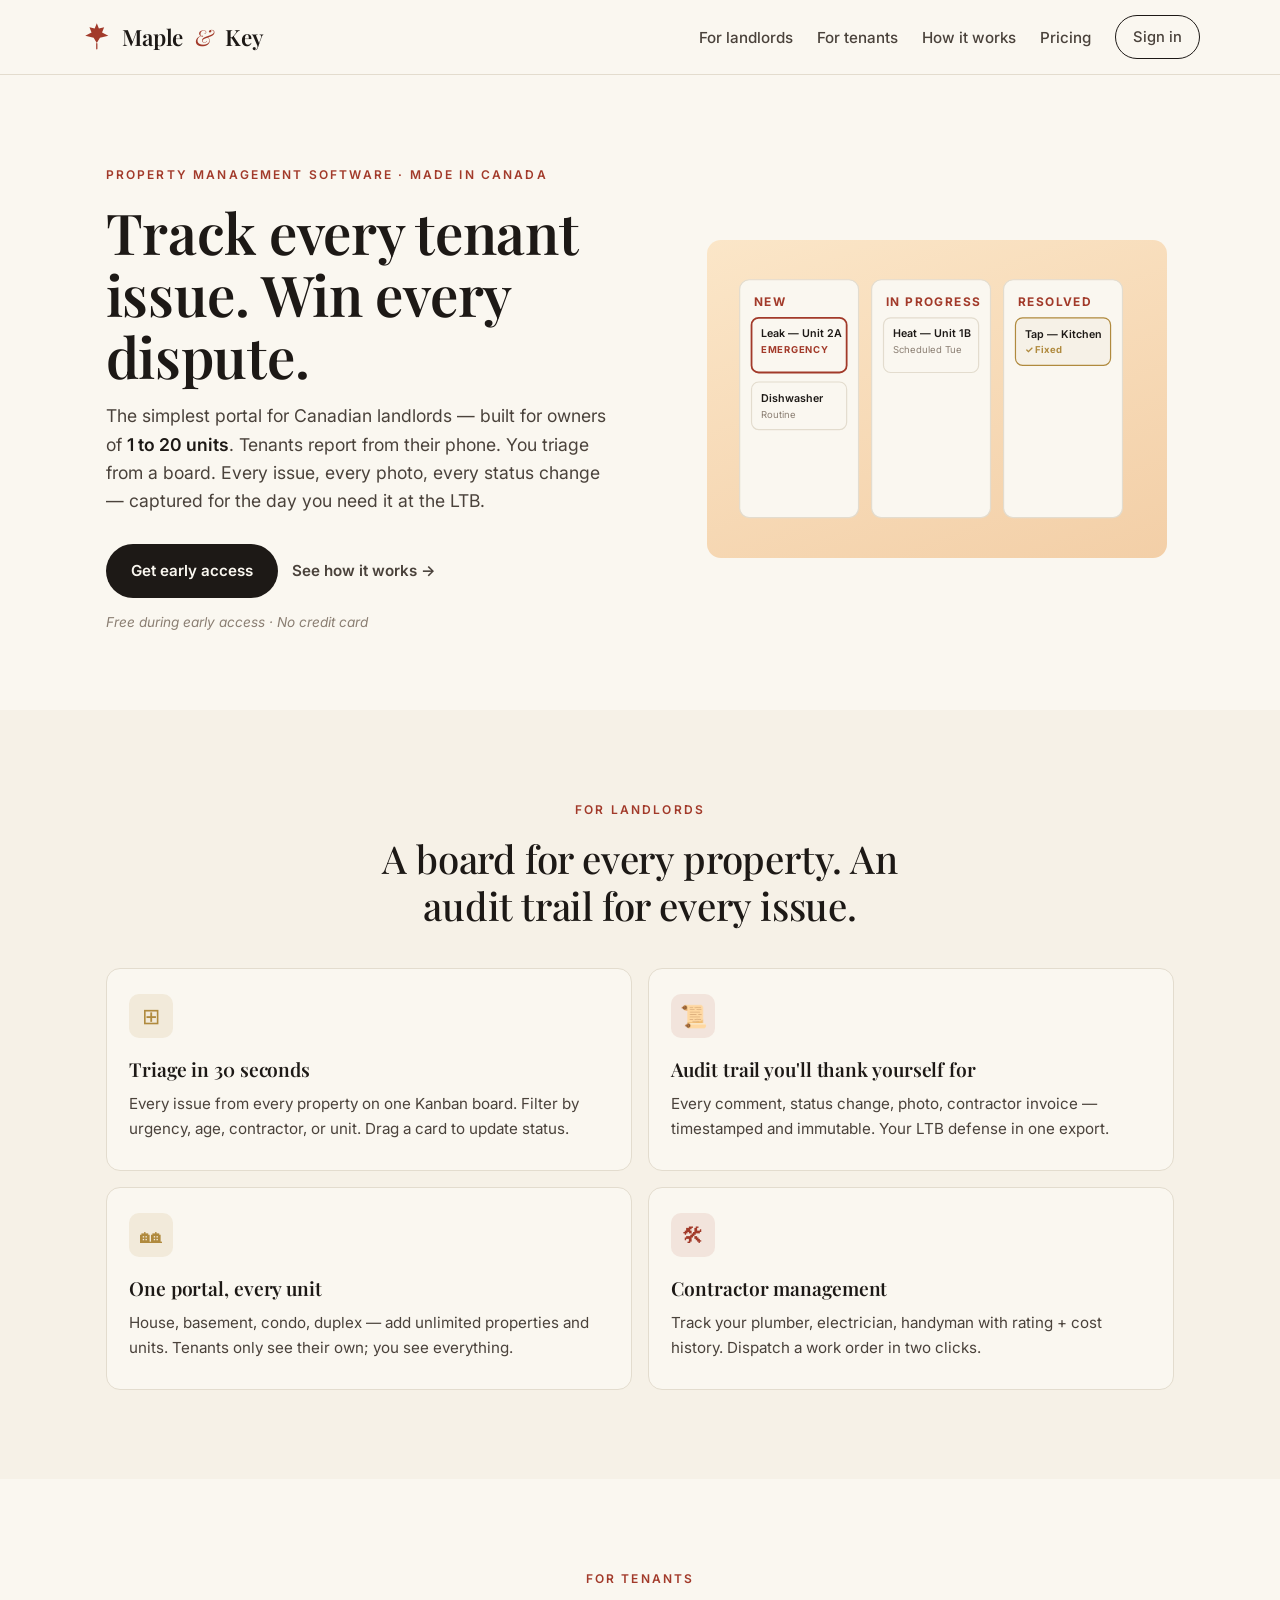
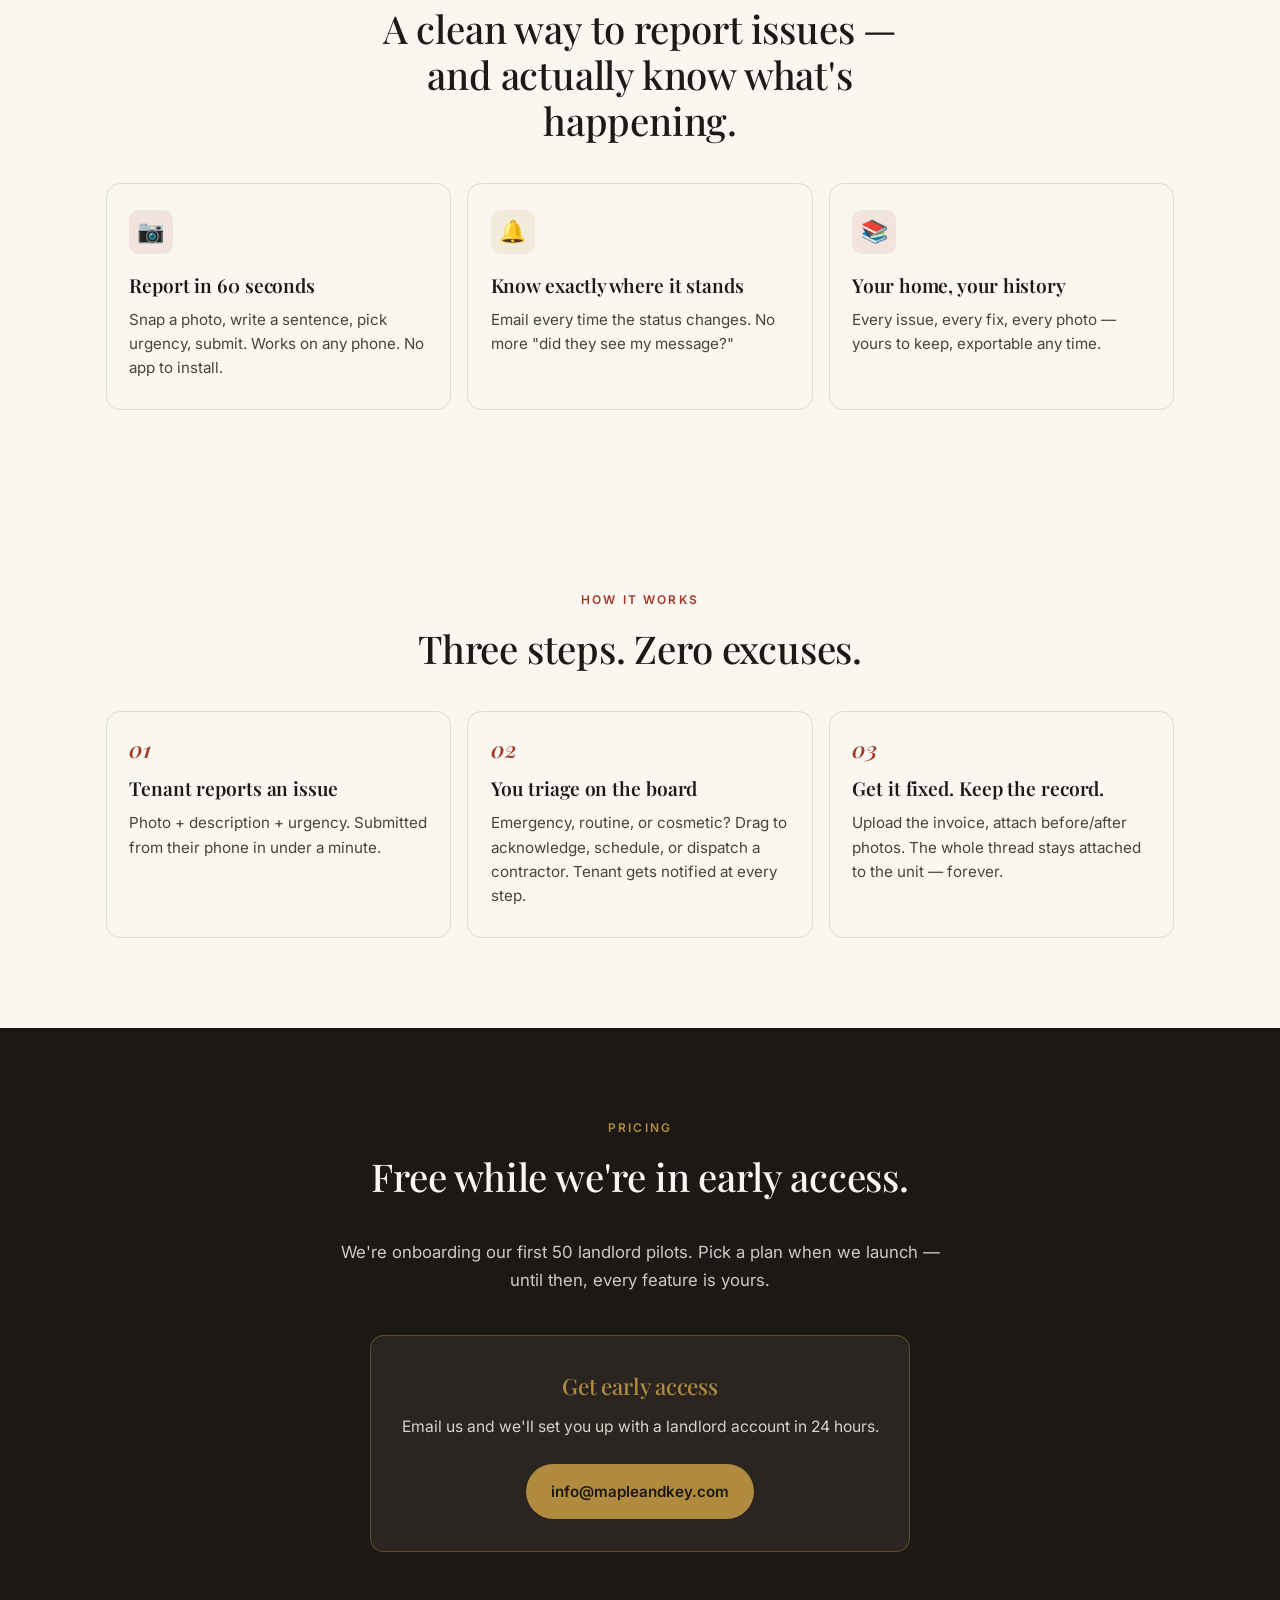
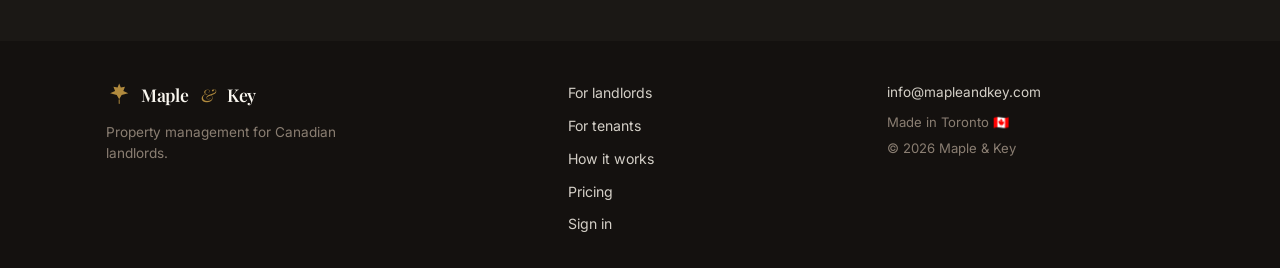
<file: index.html>
<!doctype html>
<html lang="en">
<head>
<meta charset="utf-8">
<meta name="viewport" content="width=device-width, initial-scale=1">
<title>Maple &amp; Key — Property management for Canadian landlords</title>
<meta name="description" content="The simplest way for landlords to track tenant issues, repairs, and rent. Built in Canada for landlords with 1 to 20 units.">
<link rel="icon" type="image/svg+xml" href="/favicon.svg">
<link rel="apple-touch-icon" href="/favicon.svg">

<!-- Open Graph + Twitter (for social previews when shared) -->
<meta property="og:title" content="Maple & Key — Property management for Canadian landlords">
<meta property="og:description" content="The simplest portal for Canadian landlords. Tenants report from their phone. You triage from a board. Audit trail for every issue.">
<meta property="og:image" content="https://mapleandkey.com/logo-stacked.svg">
<meta property="og:url" content="https://mapleandkey.com">
<meta property="og:type" content="website">
<meta name="twitter:card" content="summary_large_image">
<meta name="twitter:title" content="Maple & Key — Property management for Canadian landlords">
<meta name="twitter:image" content="https://mapleandkey.com/logo-stacked.svg">

<link rel="preconnect" href="https://fonts.googleapis.com">
<link rel="preconnect" href="https://fonts.gstatic.com" crossorigin>
<link href="https://fonts.googleapis.com/css2?family=Playfair+Display:ital,wght@0,400;0,500;0,600;0,700;1,400&family=Inter:wght@400;500;600&display=swap" rel="stylesheet">

<link rel="stylesheet" href="style.css">
</head>
<body>

<header class="site-header">
  <div class="container nav">
    <a href="/" class="wordmark"><svg class="wm-icon" viewBox="0 0 32 32" aria-hidden="true"><path d="M 16 3 L 18 8 L 23 7 L 21 12 L 27 15 L 19 17 L 16 22 L 13 17 L 5 15 L 11 12 L 9 7 L 14 8 Z" fill="currentColor"/><rect x="15.4" y="22" width="1.2" height="6" rx="0.6" fill="currentColor"/></svg><span class="wm-blue">Maple</span><span class="wm-amp">&amp;</span><span class="wm-red">Key</span></a>
    <nav class="nav-links" aria-label="primary">
      <a href="#landlords">For landlords</a>
      <a href="#tenants">For tenants</a>
      <a href="#how">How it works</a>
      <a href="#pricing">Pricing</a>
      <a href="https://app.mapleandkey.com" class="btn btn-ghost">Sign in</a>
    </nav>
  </div>
</header>

<section class="hero">
  <div class="hero-grid">
    <div class="hero-copy">
      <p class="kicker">Property management software · made in Canada</p>
      <h1>Track every tenant issue. Win every dispute.</h1>
      <p class="lede">The simplest portal for Canadian landlords — built for owners of <strong>1 to 20 units</strong>. Tenants report from their phone. You triage from a board. Every issue, every photo, every status change — captured for the day you need it at the LTB.</p>
      <div class="cta-row">
        <a href="#early-access" class="btn btn-primary">Get early access</a>
        <a href="#how" class="btn btn-link">See how it works →</a>
      </div>
      <p class="meta">Free during early access · No credit card</p>
    </div>
    <div class="hero-illustration" aria-hidden="true">
      <svg viewBox="0 0 360 240" class="kanban-svg" role="img">
        <g>
          <rect x="14" y="20" width="100" height="200" rx="8" fill="#faf7f0" stroke="#e3dcce"/>
          <text x="26" y="42" font-family="Inter,system-ui,sans-serif" font-size="10" font-weight="700" fill="#a23a2a" letter-spacing="1.2">NEW</text>
          <rect x="24" y="52" width="80" height="46" rx="6" fill="#faf7f0" stroke="#a23a2a" stroke-width="1.5"/>
          <text x="32" y="68" font-family="Inter,system-ui,sans-serif" font-size="9" fill="#1d1916" font-weight="600">Leak — Unit 2A</text>
          <text x="32" y="82" font-family="Inter,system-ui,sans-serif" font-size="8" fill="#a23a2a" font-weight="700" letter-spacing="0.6">EMERGENCY</text>
          <rect x="24" y="106" width="80" height="40" rx="6" fill="#faf7f0" stroke="#e3dcce"/>
          <text x="32" y="123" font-family="Inter,system-ui,sans-serif" font-size="9" fill="#1d1916" font-weight="600">Dishwasher</text>
          <text x="32" y="136" font-family="Inter,system-ui,sans-serif" font-size="8" fill="#8a7e72">Routine</text>
        </g>
        <g>
          <rect x="125" y="20" width="100" height="200" rx="8" fill="#faf7f0" stroke="#e3dcce"/>
          <text x="137" y="42" font-family="Inter,system-ui,sans-serif" font-size="10" font-weight="700" fill="#a23a2a" letter-spacing="1.2">IN PROGRESS</text>
          <rect x="135" y="52" width="80" height="46" rx="6" fill="#faf7f0" stroke="#e3dcce"/>
          <text x="143" y="68" font-family="Inter,system-ui,sans-serif" font-size="9" fill="#1d1916" font-weight="600">Heat — Unit 1B</text>
          <text x="143" y="82" font-family="Inter,system-ui,sans-serif" font-size="8" fill="#8a7e72">Scheduled Tue</text>
        </g>
        <g>
          <rect x="236" y="20" width="100" height="200" rx="8" fill="#faf7f0" stroke="#e3dcce"/>
          <text x="248" y="42" font-family="Inter,system-ui,sans-serif" font-size="10" font-weight="700" fill="#a23a2a" letter-spacing="1.2">RESOLVED</text>
          <rect x="246" y="52" width="80" height="40" rx="6" fill="#f6f1e7" stroke="#b08a3e"/>
          <text x="254" y="69" font-family="Inter,system-ui,sans-serif" font-size="9" fill="#1d1916" font-weight="600">Tap — Kitchen</text>
          <text x="254" y="82" font-family="Inter,system-ui,sans-serif" font-size="8" fill="#b08a3e" font-weight="700">✓ Fixed</text>
        </g>
      </svg>
    </div>
  </div>
</section>

<section id="landlords" class="features">
  <div class="container">
    <p class="kicker centered">For landlords</p>
    <h2 class="section-title">A board for every property. An audit trail for every issue.</h2>
  </div>
  <div class="feature-grid">
    <div class="feature">
      <div class="feature-icon icon-blue">⊞</div>
      <h3>Triage in 30 seconds</h3>
      <p>Every issue from every property on one Kanban board. Filter by urgency, age, contractor, or unit. Drag a card to update status.</p>
    </div>
    <div class="feature">
      <div class="feature-icon icon-red">📜</div>
      <h3>Audit trail you'll thank yourself for</h3>
      <p>Every comment, status change, photo, contractor invoice — timestamped and immutable. Your LTB defense in one export.</p>
    </div>
    <div class="feature">
      <div class="feature-icon icon-blue">🏘</div>
      <h3>One portal, every unit</h3>
      <p>House, basement, condo, duplex — add unlimited properties and units. Tenants only see their own; you see everything.</p>
    </div>
    <div class="feature">
      <div class="feature-icon icon-red">🛠</div>
      <h3>Contractor management</h3>
      <p>Track your plumber, electrician, handyman with rating + cost history. Dispatch a work order in two clicks.</p>
    </div>
  </div>
</section>

<section id="tenants" class="features alt">
  <div class="container">
    <p class="kicker centered">For tenants</p>
    <h2 class="section-title">A clean way to report issues — and actually know what's happening.</h2>
  </div>
  <div class="feature-grid feature-grid-3">
    <div class="feature">
      <div class="feature-icon icon-red">📷</div>
      <h3>Report in 60 seconds</h3>
      <p>Snap a photo, write a sentence, pick urgency, submit. Works on any phone. No app to install.</p>
    </div>
    <div class="feature">
      <div class="feature-icon icon-blue">🔔</div>
      <h3>Know exactly where it stands</h3>
      <p>Email every time the status changes. No more "did they see my message?"</p>
    </div>
    <div class="feature">
      <div class="feature-icon icon-red">📚</div>
      <h3>Your home, your history</h3>
      <p>Every issue, every fix, every photo — yours to keep, exportable any time.</p>
    </div>
  </div>
</section>

<section id="how" class="how">
  <div class="container">
    <p class="kicker centered">How it works</p>
    <h2 class="section-title">Three steps. Zero excuses.</h2>
  </div>
  <ol class="steps">
    <li>
      <div class="step-num">01</div>
      <h3>Tenant reports an issue</h3>
      <p>Photo + description + urgency. Submitted from their phone in under a minute.</p>
    </li>
    <li>
      <div class="step-num">02</div>
      <h3>You triage on the board</h3>
      <p>Emergency, routine, or cosmetic? Drag to acknowledge, schedule, or dispatch a contractor. Tenant gets notified at every step.</p>
    </li>
    <li>
      <div class="step-num">03</div>
      <h3>Get it fixed. Keep the record.</h3>
      <p>Upload the invoice, attach before/after photos. The whole thread stays attached to the unit — forever.</p>
    </li>
  </ol>
</section>

<section id="pricing" class="pricing">
  <div class="container">
    <p class="kicker centered">Pricing</p>
    <h2 class="section-title">Free while we're in early access.</h2>
    <p class="pricing-sub">We're onboarding our first 50 landlord pilots. Pick a plan when we launch — until then, every feature is yours.</p>
    <div id="early-access" class="cta-card">
      <h3>Get early access</h3>
      <p>Email us and we'll set you up with a landlord account in 24 hours.</p>
      <a href="mailto:info@mapleandkey.com?subject=Maple%20%26%20Key%20early%20access" class="btn btn-primary">info@mapleandkey.com</a>
    </div>
  </div>
</section>

<footer class="site-footer">
  <div class="footer-grid">
    <div>
      <a href="/" class="wordmark"><svg class="wm-icon" viewBox="0 0 32 32" aria-hidden="true"><path d="M 16 3 L 18 8 L 23 7 L 21 12 L 27 15 L 19 17 L 16 22 L 13 17 L 5 15 L 11 12 L 9 7 L 14 8 Z" fill="currentColor"/><rect x="15.4" y="22" width="1.2" height="6" rx="0.6" fill="currentColor"/></svg><span class="wm-blue">Maple</span><span class="wm-amp">&amp;</span><span class="wm-red">Key</span></a>
      <p class="footer-tag">Property management for Canadian landlords.</p>
    </div>
    <div class="footer-links">
      <a href="#landlords">For landlords</a>
      <a href="#tenants">For tenants</a>
      <a href="#how">How it works</a>
      <a href="#pricing">Pricing</a>
      <a href="https://app.mapleandkey.com">Sign in</a>
    </div>
    <div class="footer-meta">
      <a href="mailto:info@mapleandkey.com">info@mapleandkey.com</a>
      <p>Made in Toronto 🇨🇦</p>
      <p>© 2026 Maple &amp; Key</p>
    </div>
  </div>
</footer>

</body>
</html>
</file>
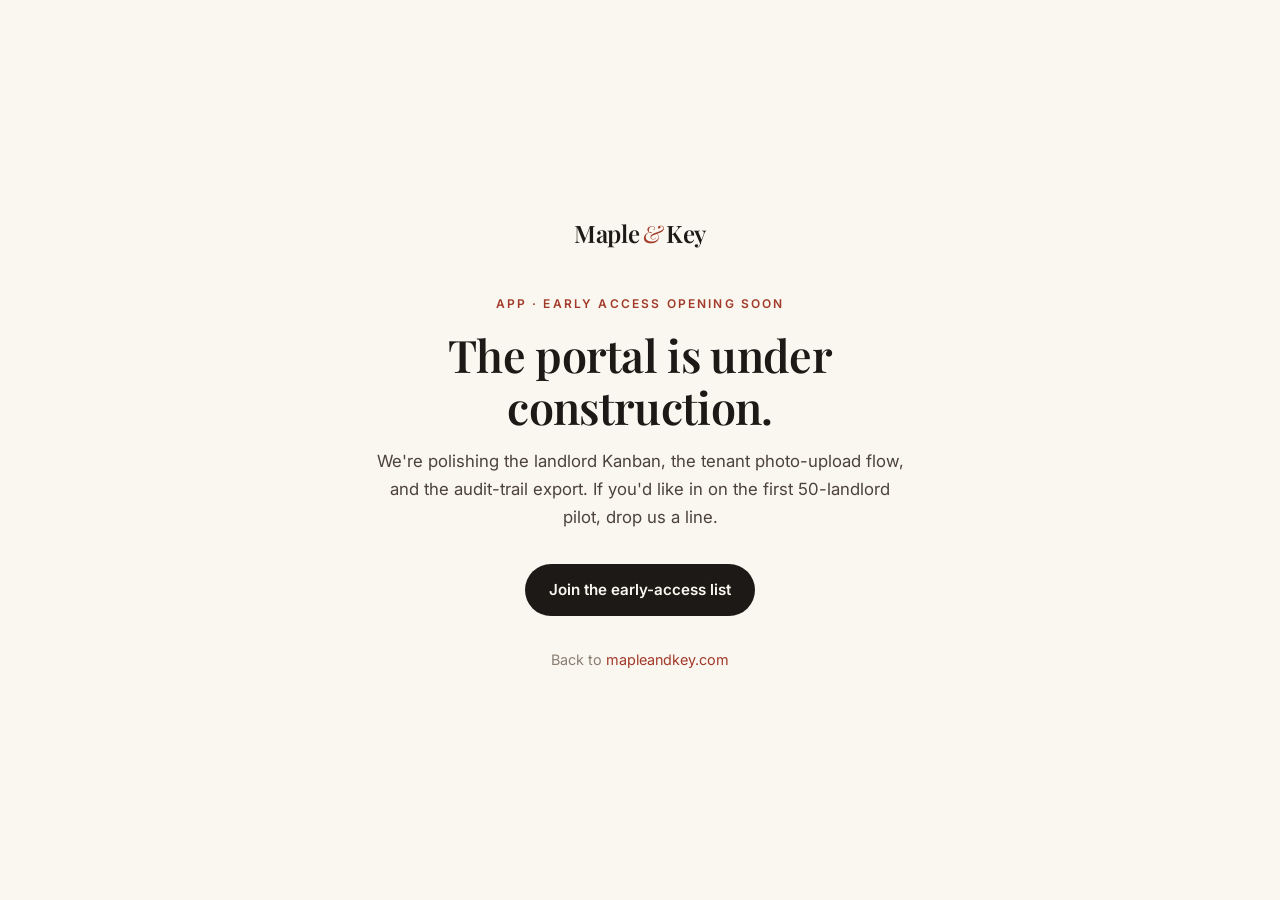
<file: coming-soon-app.html>
<!doctype html>
<html lang="en">
<head>
<meta charset="utf-8">
<meta name="viewport" content="width=device-width, initial-scale=1">
<title>Maple &amp; Key — App launching soon</title>
<meta name="description" content="The Maple & Key portal is under construction. Email info@mapleandkey.com for early access.">
<meta name="robots" content="noindex, nofollow">
<link rel="icon" href="data:image/svg+xml,%3Csvg xmlns='http://www.w3.org/2000/svg' viewBox='0 0 32 32'%3E%3Crect width='32' height='32' rx='6' fill='%231d1916'/%3E%3Ctext x='16' y='22' text-anchor='middle' fill='%23faf7f0' font-family='Georgia,serif' font-size='15' font-weight='600'%3EM%26K%3C/text%3E%3C/svg%3E">
<link rel="preconnect" href="https://fonts.googleapis.com">
<link rel="preconnect" href="https://fonts.gstatic.com" crossorigin>
<link href="https://fonts.googleapis.com/css2?family=Playfair+Display:ital,wght@0,400;0,500;0,600&family=Inter:wght@400;500;600&display=swap" rel="stylesheet">
<style>
  :root {
    --paper:#faf7f0; --cream:#f6f1e7; --ink:#1d1916; --ink-soft:#4a423b;
    --muted:#8a7e72; --line:#e3dcce; --maple:#a23a2a; --maple-d:#7a2a1f; --gold:#b08a3e;
    --serif:"Playfair Display",Georgia,"Times New Roman",serif;
    --sans:"Inter",-apple-system,BlinkMacSystemFont,"Segoe UI",sans-serif;
  }
  *, *::before, *::after { box-sizing: border-box; }
  html, body { margin: 0; padding: 0; }
  body {
    min-height: 100vh;
    display: flex; flex-direction: column; align-items: center; justify-content: center;
    padding: 2rem 1.6rem;
    font: 17px/1.65 var(--sans);
    color: var(--ink); background: var(--paper);
    -webkit-font-smoothing: antialiased;
  }
  .container { max-width: 540px; text-align: center; }
  .wordmark {
    font-family: var(--serif); font-size: 1.5rem; font-weight: 600;
    color: var(--ink); margin: 0 0 2.5rem; letter-spacing: -0.01em;
  }
  .wm-amp { color: var(--maple); font-style: italic; margin: 0 0.2rem; font-weight: 400; }
  .kicker {
    text-transform: uppercase; letter-spacing: 0.18em; font-size: 0.75rem;
    font-weight: 600; color: var(--maple); margin: 0 0 1rem;
  }
  h1 {
    font-family: var(--serif); font-size: clamp(2rem, 5vw, 2.8rem); font-weight: 600;
    line-height: 1.15; letter-spacing: -0.015em; color: var(--ink); margin: 0 0 1rem;
  }
  .lede { color: var(--ink-soft); font-size: 1.05rem; margin: 0 0 2rem; }
  .btn {
    display: inline-flex; align-items: center;
    padding: 0.85rem 1.5rem; border-radius: 999px;
    background: var(--ink); color: var(--paper);
    font-weight: 600; font-size: 0.95rem; text-decoration: none;
    transition: background .15s ease;
  }
  .btn:hover { background: var(--maple); }
  .back { margin-top: 2rem; color: var(--muted); font-size: 0.9rem; }
  .back a { color: var(--maple); text-decoration: none; }
  .back a:hover { text-decoration: underline; }
</style>
</head>
<body>
<div class="container">
  <p class="wordmark"><span>Maple</span><span class="wm-amp">&amp;</span><span>Key</span></p>
  <p class="kicker">App · early access opening soon</p>
  <h1>The portal is under construction.</h1>
  <p class="lede">We're polishing the landlord Kanban, the tenant photo-upload flow, and the audit-trail export. If you'd like in on the first 50-landlord pilot, drop us a line.</p>
  <a href="mailto:info@mapleandkey.com?subject=Maple%20%26%20Key%20early%20access" class="btn">Join the early-access list</a>
  <p class="back">Back to <a href="https://mapleandkey.com">mapleandkey.com</a></p>
</div>
</body>
</html>
</file>
<file: style.css>
/* ========== tokens (matched to manohomes.ca) ========== */
:root {
  --cream:    #f6f1e7;
  --paper:    #faf7f0;
  --ink:      #1d1916;
  --ink-soft: #4a423b;
  --muted:    #8a7e72;
  --line:     #e3dcce;
  --maple:    #a23a2a;
  --maple-d:  #7a2a1f;
  --gold:     #b08a3e;
  --dark:     #1b1815;
  --dark-soft:#2a2521;

  --radius:   14px;
  --maxw:     1120px;

  --serif:    "Playfair Display", Georgia, "Times New Roman", serif;
  --sans:     "Inter", -apple-system, BlinkMacSystemFont, "Segoe UI", sans-serif;
}

/* ========== base ========== */
*, *::before, *::after { box-sizing: border-box; }
html { scroll-behavior: smooth; -webkit-text-size-adjust: 100%; }
body {
  margin: 0;
  font: 17px/1.65 var(--sans);
  color: var(--ink);
  background: var(--paper);
  -webkit-font-smoothing: antialiased;
  text-rendering: optimizeLegibility;
}
a { color: var(--maple); text-decoration: none; transition: color .15s ease; }
a:hover { color: var(--maple-d); }
.container { max-width: var(--maxw); margin: 0 auto; padding: 0 1.6rem; }

/* ========== wordmark ========== */
.wordmark {
  font-family: var(--serif); font-weight: 600; font-size: 1.4rem;
  letter-spacing: -0.01em; color: var(--ink); line-height: 1;
  display: inline-flex; align-items: center; gap: 0.55rem;
}
.wm-icon {
  width: 1.5em; height: 1.5em; flex-shrink: 0;
  color: var(--maple); /* header default — leaf in maple-red */
}
.site-footer .wm-icon { color: var(--gold); } /* footer accent (matches the & ) */
.wordmark, .wordmark:hover { text-decoration: none; color: var(--ink); }
.wm-blue, .wm-red { color: var(--ink); }
.wm-amp { color: var(--maple); font-style: italic; margin: 0 0.2rem; font-weight: 400; }

/* ========== header ========== */
.site-header {
  position: sticky; top: 0; z-index: 50;
  background: rgba(250, 247, 240, 0.92);
  backdrop-filter: saturate(140%) blur(8px);
  border-bottom: 1px solid var(--line);
}
.nav { display: flex; align-items: center; justify-content: space-between; padding: 0.95rem 0; }
.nav-links { display: flex; align-items: center; gap: 1.5rem; font-size: 0.95rem; }
.nav-links a { color: var(--ink-soft); font-weight: 500; }
.nav-links a:hover { color: var(--maple); }
.nav-links .btn { font-size: 0.92rem; }

/* ========== buttons (pill) ========== */
.btn {
  display: inline-flex; align-items: center; justify-content: center;
  padding: 0.85rem 1.5rem; border-radius: 999px;
  font-weight: 600; font-size: 0.95rem;
  border: 1.5px solid transparent; cursor: pointer; text-decoration: none;
  transition: background .15s ease, color .15s ease, border-color .15s ease, transform .12s ease;
}
.btn-primary { background: var(--ink); color: var(--paper); }
.btn-primary:hover { background: var(--maple); color: var(--paper); text-decoration: none; }
.btn-ghost { background: transparent; color: var(--ink); border-color: var(--ink); padding: 0.55rem 1.05rem; }
.btn-ghost:hover { background: var(--ink); color: var(--paper); text-decoration: none; }
.btn-link { background: transparent; color: var(--ink-soft); padding: 0.85rem 0; }
.btn-link:hover { color: var(--maple); text-decoration: underline; }
.btn:active { transform: translateY(1px); }

/* ========== hero ========== */
.hero { padding: clamp(3rem, 7vw, 6rem) 0 clamp(3rem, 6vw, 5rem); background: var(--paper); }
.hero-grid {
  display: grid; grid-template-columns: 1.15fr 1fr; gap: 3rem;
  align-items: center; max-width: var(--maxw); margin: 0 auto; padding: 0 1.6rem;
}
.kicker {
  font-family: var(--sans);
  text-transform: uppercase; letter-spacing: 0.18em;
  font-size: 0.75rem; font-weight: 600;
  color: var(--maple); margin: 0 0 1rem;
}
.kicker.centered { text-align: center; }
.hero h1 {
  font-family: var(--serif);
  font-size: clamp(2.1rem, 4.4vw, 3.6rem);
  font-weight: 600; line-height: 1.1;
  letter-spacing: -0.005em; margin: 0 0 1rem; color: var(--ink);
}
.lede {
  font-size: 1.1rem; line-height: 1.6;
  color: var(--ink-soft); max-width: 32rem; margin: 0 0 1.8rem;
}
.lede strong { color: var(--ink); font-weight: 600; }
.cta-row { display: flex; gap: 0.85rem; flex-wrap: wrap; margin-bottom: 0.8rem; align-items: center; }
.meta { font-size: 0.85rem; color: var(--muted); margin: 0; font-style: italic; }
.hero-illustration { display: flex; justify-content: center; }
.kanban-svg {
  width: 100%; max-width: 460px; height: auto;
  filter: drop-shadow(0 30px 60px -30px rgba(122, 42, 31, 0.35));
  border-radius: var(--radius);
  background: linear-gradient(160deg, #fbe6c8 0%, #f3cfa7 100%);
  padding: 1rem;
}

/* ========== bands (sections) ========== */
section { padding: clamp(3.5rem, 7vw, 6rem) 0; }
.features { background: var(--cream); }
.features.alt { background: var(--paper); }
.how { background: var(--paper); }
.pricing { background: var(--dark); color: var(--paper); text-align: center; }
.pricing .kicker { color: var(--gold); }
.section-title {
  font-family: var(--serif);
  font-size: clamp(1.6rem, 3vw, 2.4rem); font-weight: 500;
  letter-spacing: -0.005em; line-height: 1.2;
  text-align: center; color: var(--ink);
  margin: 0 auto 2.5rem; max-width: 24ch;
}
.pricing .section-title { color: var(--paper); }

/* ========== feature grid ========== */
.feature-grid {
  display: grid; grid-template-columns: repeat(2, 1fr); gap: 1rem;
  max-width: var(--maxw); margin: 0 auto; padding: 0 1.6rem;
}
.feature-grid-3 { grid-template-columns: repeat(3, 1fr); }
.feature {
  background: var(--paper); border: 1px solid var(--line);
  border-radius: var(--radius); padding: 1.6rem 1.4rem 1.8rem;
  transition: transform .2s ease, border-color .2s ease, box-shadow .2s ease;
}
.feature:hover { transform: translateY(-3px); border-color: #d6c8a8; box-shadow: 0 18px 30px -22px rgba(122, 42, 31, 0.3); }
.feature-icon {
  width: 44px; height: 44px; border-radius: 10px;
  display: flex; align-items: center; justify-content: center;
  font-size: 22px; margin-bottom: 1rem;
}
.icon-blue { background: rgba(176, 138, 62, 0.12); color: var(--gold); }
.icon-red { background: rgba(162, 58, 42, 0.10); color: var(--maple); }
.feature h3 {
  font-family: var(--serif); font-size: 1.2rem; font-weight: 600;
  margin: 0 0 0.4rem; letter-spacing: -0.005em; color: var(--ink);
}
.feature p { color: var(--ink-soft); margin: 0; font-size: 0.95rem; line-height: 1.6; }

/* ========== how it works ========== */
.steps {
  display: grid; grid-template-columns: repeat(3, 1fr); gap: 1rem;
  list-style: none; padding: 0;
  max-width: var(--maxw); margin: 0 auto; padding: 0 1.6rem;
}
.steps li {
  background: var(--paper); border: 1px solid var(--line);
  border-radius: var(--radius); padding: 1.6rem 1.4rem 1.8rem;
  transition: border-color .15s ease, box-shadow .2s ease;
}
.steps li:hover { border-color: #d6c8a8; box-shadow: 0 12px 24px -18px rgba(122, 42, 31, 0.25); }
.step-num {
  font-family: var(--serif); font-style: italic;
  font-size: 1.4rem; color: var(--maple); font-weight: 600;
  line-height: 1; margin-bottom: 0.8rem; display: inline-block;
}
.steps h3 {
  font-family: var(--serif); font-size: 1.2rem; font-weight: 600;
  margin: 0 0 0.4rem; letter-spacing: -0.005em; color: var(--ink);
}
.steps p { color: var(--ink-soft); margin: 0; font-size: 0.95rem; line-height: 1.6; }

/* ========== pricing / early access ========== */
.pricing-sub {
  font-size: 1.05rem; color: rgba(246, 241, 231, 0.82); max-width: 38rem; margin: 0 auto 2.5rem;
}
.cta-card {
  background: var(--dark-soft);
  border: 1px solid rgba(176, 138, 62, 0.4);
  border-radius: var(--radius);
  padding: 2rem 1.75rem; max-width: 540px; margin: 0 auto;
  text-align: center;
}
.cta-card h3 {
  font-family: var(--serif); color: var(--gold);
  font-size: 1.4rem; font-weight: 500;
  margin: 0 0 0.6rem; letter-spacing: -0.005em;
}
.cta-card p { color: rgba(246, 241, 231, 0.85); margin: 0 0 1.5rem; font-size: 0.98rem; }
.cta-card .btn-primary { background: var(--gold); color: var(--dark); }
.cta-card .btn-primary:hover { background: var(--paper); color: var(--dark); }
.cta-card a { color: var(--gold); }
.cta-card a:hover { color: var(--paper); }

/* ========== footer ========== */
.site-footer {
  padding: 2.5rem 0 2rem; background: #14110f;
  color: rgba(246, 241, 231, 0.7); font-size: 0.9rem;
}
.footer-grid {
  display: grid; grid-template-columns: 1.5fr 1fr 1fr; gap: 2rem;
  align-items: start; max-width: var(--maxw); margin: 0 auto; padding: 0 1.6rem;
}
.site-footer .wordmark { color: var(--paper); font-size: 1.1rem; }
.site-footer .wm-blue, .site-footer .wm-red { color: var(--paper); }
.site-footer .wm-amp { color: var(--gold); }
.footer-tag { color: var(--muted); margin: 0.5rem 0 0; max-width: 28ch; font-size: 0.85rem; line-height: 1.5; }
.footer-links { display: flex; flex-direction: column; gap: 0.6rem; }
.footer-links a { color: rgba(246, 241, 231, 0.85); font-size: 0.88rem; }
.footer-links a:hover { color: var(--gold); text-decoration: none; }
.footer-meta { font-size: 0.85rem; }
.footer-meta a { color: rgba(246, 241, 231, 0.85); display: block; margin-bottom: 0.5rem; }
.footer-meta a:hover { color: var(--gold); text-decoration: none; }
.footer-meta p { margin: 0.3rem 0; color: var(--muted); font-size: 0.82rem; }

/* ========== mobile ========== */
@media (max-width: 880px) {
  .hero { padding: 2rem 0 3rem; }
  .hero-grid { grid-template-columns: 1fr; gap: 2rem; padding: 0 1.6rem; }
  .hero h1 { font-size: 2.1rem; }
  .nav-links { gap: 0.6rem; }
  .nav-links a:not(.btn) { display: none; }
  section { padding: 3rem 0; }
  .feature-grid, .feature-grid-3, .steps { grid-template-columns: 1fr; gap: 0.85rem; }
  .footer-grid { grid-template-columns: 1fr; gap: 1.5rem; }
  .kanban-svg { max-width: 360px; }
}
</file>
